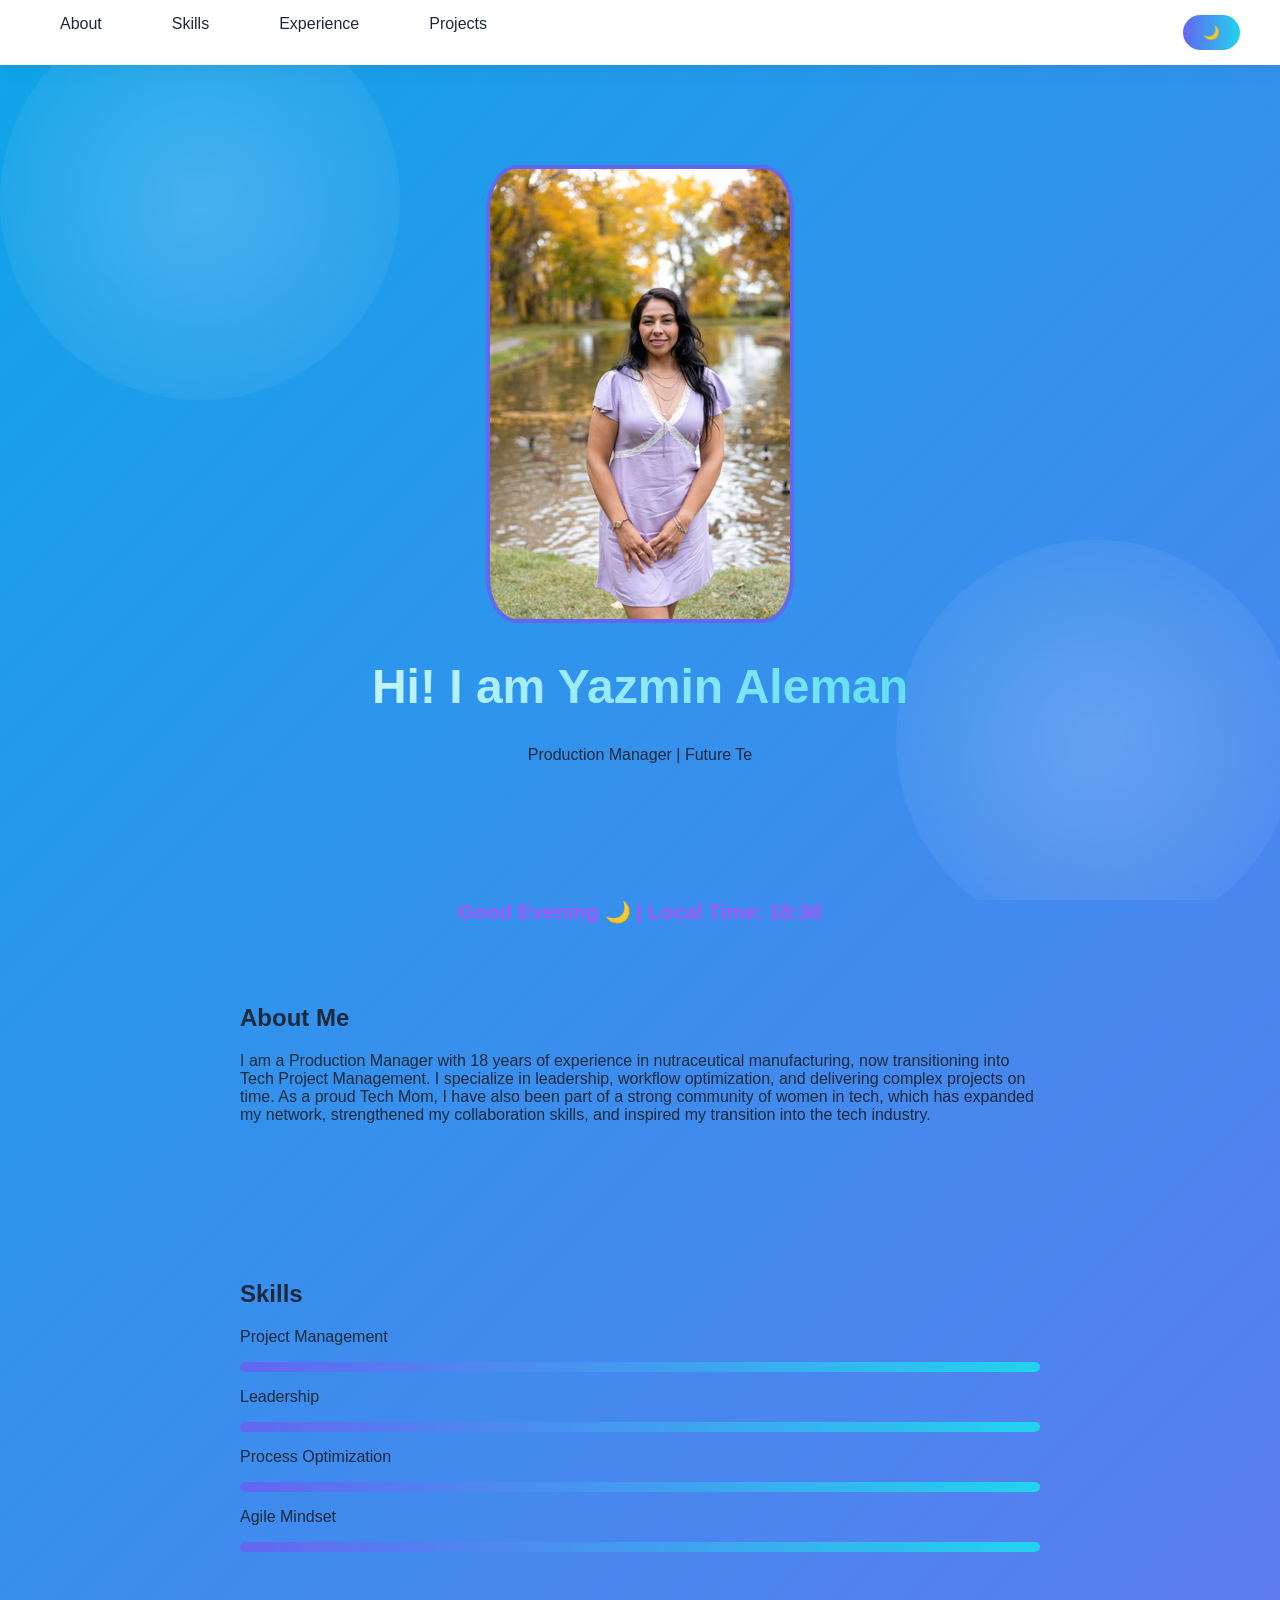
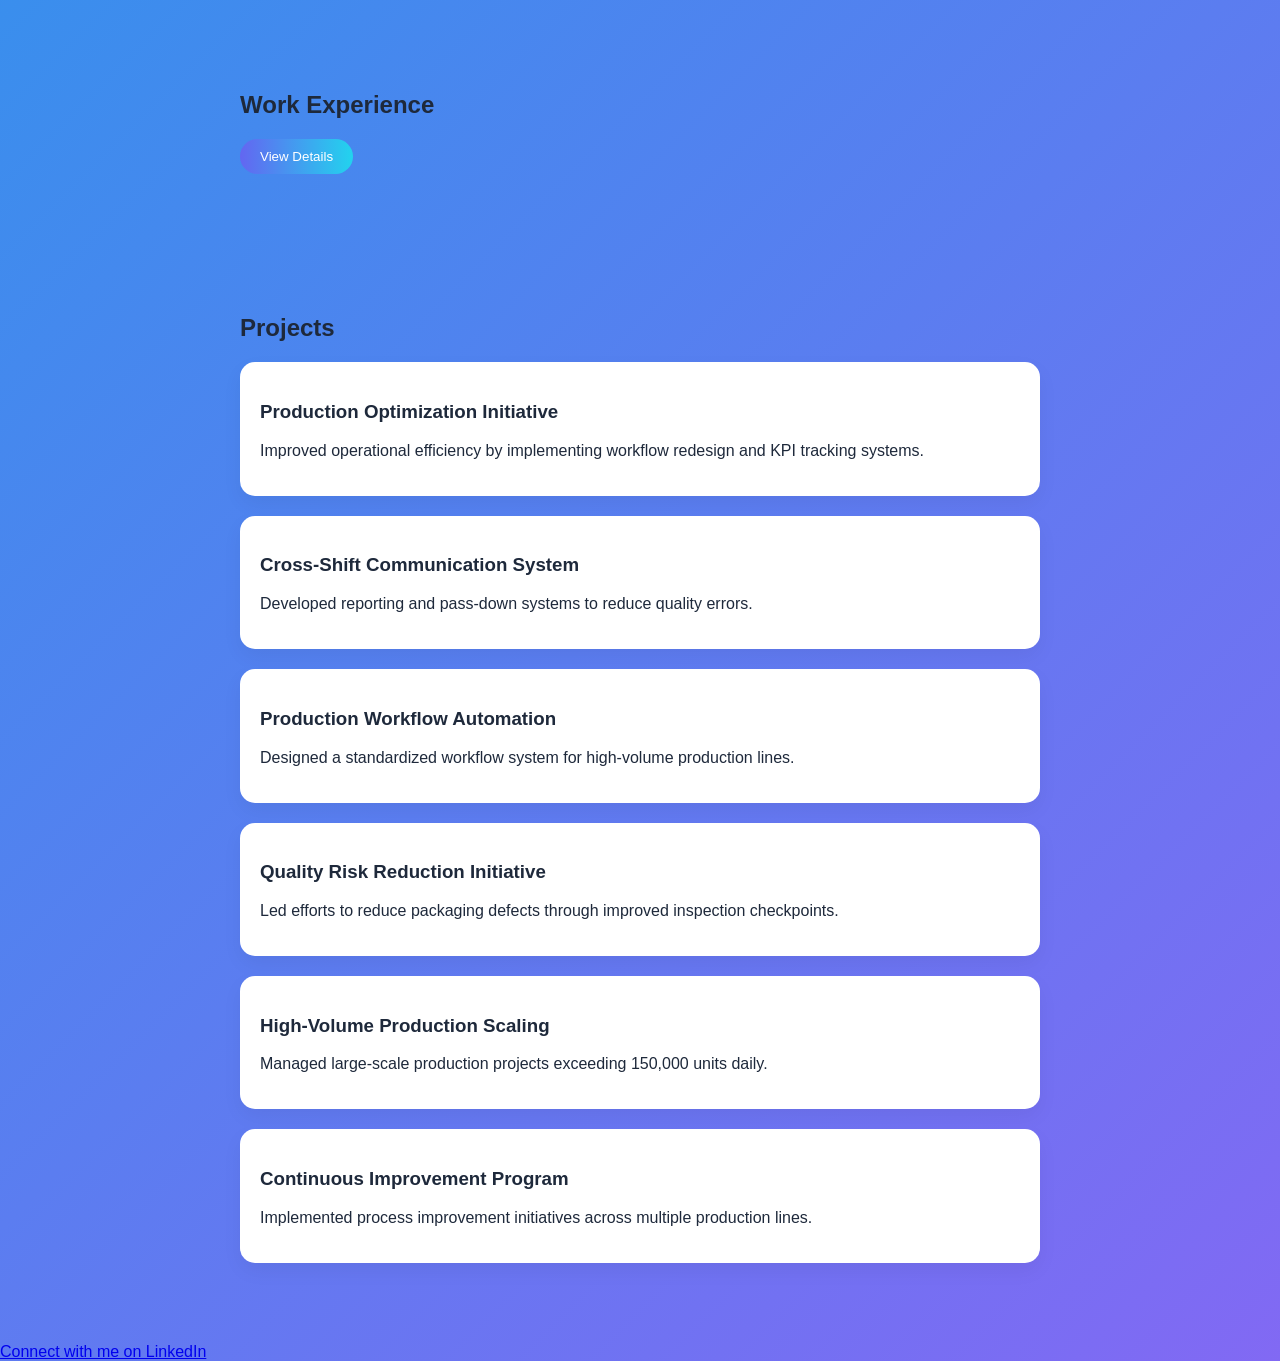
<file: index.html>
<!DOCTYPE html>
<html lang="en">

<head>
    <meta charset="UTF-8">
    <meta name="viewport" content="width=device-width, initial-scale=1.0">
    <title>Yazmin Aleman</title>
    <link rel="stylesheet" href="styles.css">
</head>

<body>

    <nav class="navbar">
        <div class="background-shapes"></div>
        <ul class="nav-links">
            <li><a href="#about">About</a></li>
            <li><a href="#skills">Skills</a></li>
            <li><a href="#experience">Experience</a></li>
            <li><a href="#projects">Projects</a></li>
        </ul>
        <button id="darkModeToggle">🌙</button>
    </nav>

    <header class="hero">
        <img src="fallfamily25-56 (1).JPG" class="photo">
        <h1>Hi! I am Yazmin Aleman</h1>
        <p id="typing"></p>
    </header>

    <div id="greeting"></div>

    <main>

        <section id="about" class="reveal">
            <h2>About Me</h2>
            <p class="aboutme">
                I am a Production Manager with 18 years of experience in nutraceutical manufacturing, now transitioning
                into Tech Project Management. I specialize in leadership, workflow optimization, and delivering complex
                projects on time. As a proud Tech Mom, I have also been part of a strong community of women in tech,
                which
                has expanded my network, strengthened my collaboration skills, and inspired my transition into the tech
                industry.
            </p>
        </section>

        <section id="skills" class="reveal">
            <h2>Skills</h2>

            <div class="skill">
                <p>Project Management</p>
                <div class="progress">
                    <div class="progress-bar" data-width="100%"></div>
                </div>
            </div>

            <div class="skill">
                <p>Leadership</p>
                <div class="progress">
                    <div class="progress-bar" data-width="100%"></div>
                </div>
            </div>

            <div class="skill">
                <p>Process Optimization</p>
                <div class="progress">
                    <div class="progress-bar" data-width="100%"></div>
                </div>
            </div>

            <div class="skill">
                <p>Agile Mindset</p>
                <div class="progress">
                    <div class="progress-bar" data-width="100%"></div>
                </div>
            </div>

        </section>

        <section id="experience" class="reveal">
            <h2>Work Experience</h2>
            <button onclick="openModal()">View Details</button>
        </section>

        <section id="projects" class="reveal">
            <h2>Projects</h2>

            <div class="project-card">
                <h3>Production Optimization Initiative</h3>
                <p>Improved operational efficiency by implementing workflow redesign and KPI tracking systems.</p>
            </div>

            <div class="project-card">
                <h3>Cross-Shift Communication System</h3>
                <p>Developed reporting and pass-down systems to reduce quality errors.</p>
            </div>

            <div class="project-card">
                <h3>Production Workflow Automation</h3>
                <p>Designed a standardized workflow system for high-volume production lines.</p>
            </div>

            <div class="project-card">
                <h3>Quality Risk Reduction Initiative</h3>
                <p>Led efforts to reduce packaging defects through improved inspection checkpoints.</p>
            </div>

            <div class="project-card">
                <h3>High-Volume Production Scaling</h3>
                <p>Managed large-scale production projects exceeding 150,000 units daily.</p>
            </div>

            <div class="project-card">
                <h3>Continuous Improvement Program</h3>
                <p>Implemented process improvement initiatives across multiple production lines.</p>
            </div>

        </section>
    </main>

    <footer>
        <a href="https://www.linkedin.com/in/yazmin-aleman-33a02328b" target="_blank"> Connect with me on LinkedIn </a>

    </footer>



    <!-- Modal -->
    <div id="experienceModal" class="modal">
        <div class="modal-content">
            <span class="close" onclick="closeModal()">&times;</span>
            <h2>Detailed Experience</h2>
            <ul>
                <li>Led cross-functional teams across 3 shifts.</li>
                <li>Managed high-volume production projects.</li>
                <li>Reduced downtime through process improvements.</li>
                <li>Oversaw risk mitigation and scheduling.</li>
            </ul>
        </div>
    </div>

    <script src="index.js"></script>
</body>

</html>
</file>
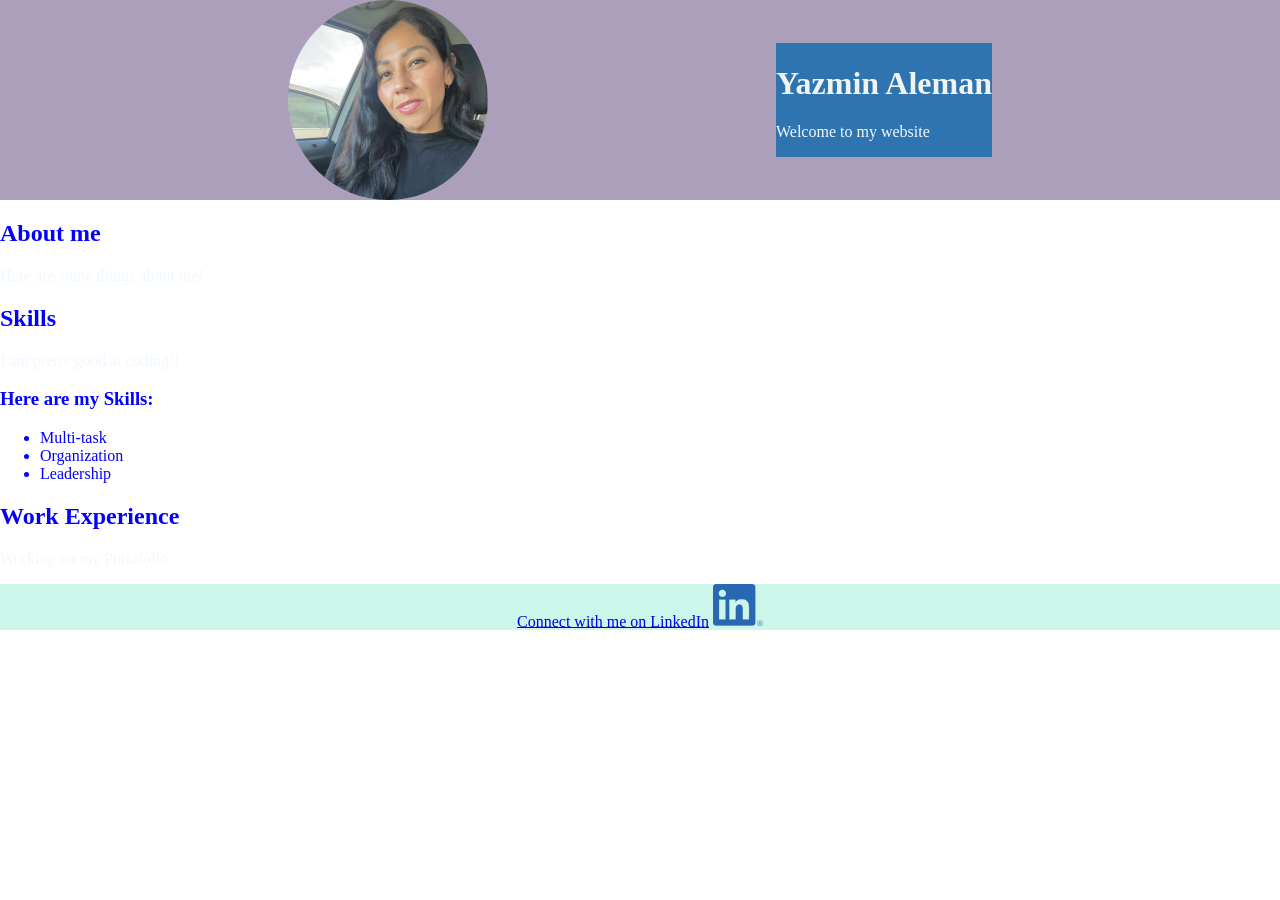
<file: portfolio/index.html>
<!DOCTYPE html>
<html lang="en">

<head>
    <meta charset="UTF-8">
    <meta name="viewport" content="width=device-width, initial-scale=1.0">
    <title>Yazmin Aleman</title>
    <link rel="stylesheet" href="styles.css">
</head>

<body>
    <header>
        <!-- <a href="https://www.linkedin.com/in/yazmin-aleman-33a02328b"></a> -->
        <img src="yazmin.jpg" width="200" class="photo">
        <!-- <p>Click on my photo to connect</p> -->
        <div class="intro">
            <h1>Yazmin Aleman</h1>
            <p>Welcome to my website</p>
        </div>
    </header>

    <main>
        <section>
            <h2>About me</h2>
            <p>Here are some things about me!</p>
        </section>

        <section>
            <h2>Skills</h2>
            <p>I am pretty good at coding!!</p>
            <h3>Here are my Skills:</h3>
            <ul>
                <li>Multi-task</li>
                <li>Organization</li>
                <li>Leadership</li>
            </ul>
        </section>

        <section>
            <h2>Work Experience</h2>
            <p>Working on my Portafolio</p>
        </section>

    </main>

    <footer class="centered">
        <a href="https://www.linkedin.com/in/yazmin-aleman-33a02328b">Connect with me on LinkedIn</a>
        </>
        <img src="Icon.png" width="50">
    </footer>


</body>

</html>
</file>
<file: styles.css>
:root {
    --primary: #6366f1;
    --secondary: #22d3ee;
    --dark: #0f172a;
    --light: #f8fafc;
}

body {
    margin: 0;
    font-family: 'Segoe UI', sans-serif;
    background: var(--light);
    color: #1e293b;
    transition: 0.3s ease;
}

.dark-mode {
    background: var(--dark);
    color: white;
}

/* Navbar */
.navbar {
    position: sticky;
    top: 0;
    background: white;
    display: flex;
    justify-content: space-between;
    padding: 15px 40px;
    box-shadow: 0 4px 20px rgba(0, 0, 0, 0.05);
}

.dark-mode .navbar {
    background: #1e293b;
}

.nav-links {
    display: flex;
    justify-content: space-evenly;
}

.nav-links li {
    text-decoration: none;
}

.nav-links a {
    text-decoration: none;
    color: inherit;
    position: relative;
    padding: 10px 20px;
}

.nav-links {
    display: flex;
    gap: 30px;
    list-style: none;
    margin: 0;
    padding: 0;
}

.background-shapes {
    position: fixed;
    inset: 0;
    z-index: -1;
    overflow: hidden;
    pointer-events: none;
}

.nav-links a::after {
    content: "";
    position: absolute;
    width: 0;
    height: 3px;
    bottom: -5px;
    left: 0;
    background: linear-gradient(90deg, #22d3ee, #6366f1);
    transition: width 0.3s ease;
}

.nav-links a:hover::after {
    width: 100%;
}

/* Hero */
.hero {
    text-align: center;
    padding: 100px 50px;
}

.photo {
    width: 300px;
    border-radius: 10%;
    border: 4px solid var(--primary);
}

/* Sections */
section {
    padding: 60px 20px;
    max-width: 800px;
    margin: auto;
}

/* Reveal animation */
.reveal {
    opacity: 0;
    transform: translateY(40px);
    transition: all 0.8s ease;
}

.reveal.active {
    opacity: 1;
    transform: translateY(0);
}

/* Skills */
.progress {
    background: #e2e8f0;
    border-radius: 20px;
    overflow: hidden;
}

.progress-bar {
    height: 10px;
    width: 0;
    background: linear-gradient(90deg, var(--primary), var(--secondary));
    transition: width 1.5s ease;
}

/* Projects */
.project-card {
    background: white;
    padding: 20px;
    margin: 20px 0;
    border-radius: 15px;
    box-shadow: 0 8px 20px rgba(0, 0, 0, 0.05);
    transition: transform 0.3s ease;
}

.project-card:hover {
    transform: translateY(-5px);
}

.dark-mode .project-card {
    background: #1e293b;
}

/* Modal */
.modal {
    display: none;
    position: fixed;
    inset: 0;
    background: rgba(0, 0, 0, 0.6);
}

.modal-content {
    background: white;
    margin: 10% auto;
    padding: 30px;
    width: 80%;
    max-width: 500px;
    border-radius: 15px;
}

.dark-mode {
    background: linear-gradient(-45deg, #0f172a, #1e293b, #111827, #1e1b4b);
    background-size: 400% 400%;
    animation: gradientMove 15s ease infinite;
    color: white;
}

.close {
    float: right;
    /* cursor: pointer; */
}

body {
    margin: 0;
    font-family: 'Segoe UI', sans-serif;
    background: linear-gradient(-45deg, #6366f1, #22d3ee, #a855f7, #0ea5e9);
    background-size: 400% 400%;
    animation: gradientMove 12s ease infinite;
    color: #1e293b;
    transition: 0.3s ease;
}

@keyframes gradientMove {
    0% {
        background-position: 0% 50%;
    }

    50% {
        background-position: 100% 50%;
    }

    100% {
        background-position: 0% 50%;
    }
}

button {
    padding: 10px 20px;
    border: none;
    border-radius: 30px;
    background: linear-gradient(90deg, #6366f1, #22d3ee);
    color: white;
    cursor: pointer;
    transition: 0.3s ease;
}

button:hover {
    box-shadow: 0 0 15px rgba(99, 102, 241, 0.7);
    transform: scale(1.05);
}

.hero h1 {
    font-size: 3rem;
    background: linear-gradient(90deg, #ffffff, #22d3ee, #a855f7);
    background-size: 200%;
    -webkit-background-clip: text;
    -webkit-text-fill-color: transparent;
    animation: textMove 6s linear infinite;
}

@keyframes textMove {
    0% {
        background-position: 0%;
    }

    100% {
        background-position: 200%;
    }
}

.background-shapes {
    position: fixed;
    inset: 0;
    z-index: -1;
    overflow: hidden;
}

.background-shapes::before,
.background-shapes::after {
    content: "";
    position: absolute;
    width: 400px;
    height: 400px;
    background: radial-gradient(circle, rgba(255, 255, 255, 0.2), transparent);
    border-radius: 50%;
    animation: float 10s infinite alternate ease-in-out;
}

.background-shapes::after {
    top: 60%;
    left: 70%;
    animation-delay: 5s;
}

@keyframes float {
    from {
        transform: translateY(0px);
    }

    to {
        transform: translateY(-50px);
    }
}

#greeting {
    text-align: center;
    margin-top: 20px;
    transition: all 0.5s ease;
}
</file>
<file: portfolio/styles.css>
body {
    color: rgb(4, 0, 255);
    margin: auto;
}

header {
    background-color: #AC9FBB;
    color: rgb(240, 243, 240);
    display: flex;
    justify-content: space-evenly;
    align-items: center;
}

footer {
    background-color: #CBF6E9;
}

p {
    color: aliceblue;
    text-decoration: none;
}

.centered {
    text-align: center;
}

.intro {
    max-width: 500px;
    text-align: left;
    background-color: rgb(45, 116, 177);
    padding: 50px 20px 50px 20 px;
}

.photo {
    border-radius: 50%;
}
</file>
